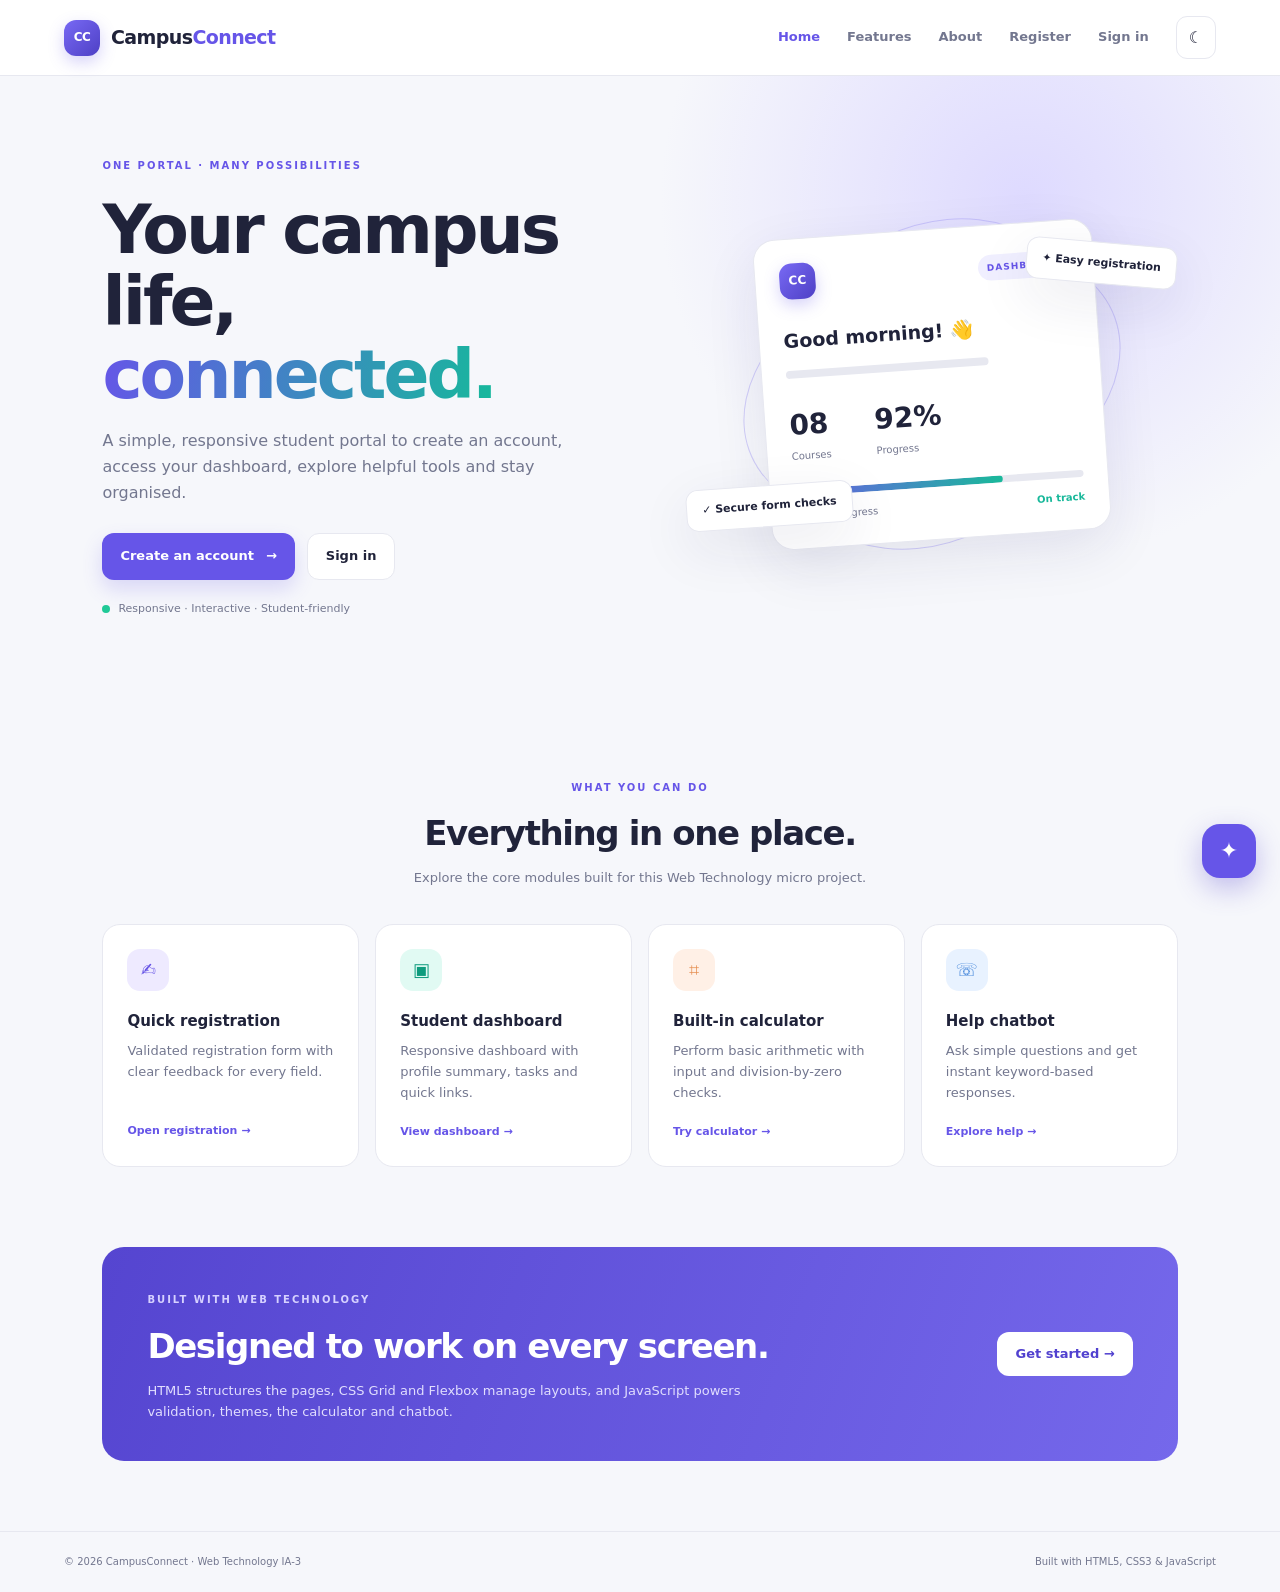
<file: index.html>
<!DOCTYPE html>
<html lang="en">
<head>
  <meta charset="UTF-8"><meta name="viewport" content="width=device-width, initial-scale=1.0">
  <title>CampusConnect | Student Portal</title>
  <link rel="stylesheet" href="styles.css"><link rel="stylesheet" href="layout.css">
</head>
<body>
<header class="site-header">
  <a class="brand" href="index.html"><span class="brand-mark">CC</span><span>Campus<span class="brand-accent">Connect</span></span></a>
  <button class="menu-toggle" aria-label="Open navigation" aria-expanded="false">☰</button>
  <nav class="main-nav" aria-label="Main navigation">
    <a class="active" href="index.html">Home</a><a href="#features">Features</a><a href="#about">About</a>
    <a href="register.html">Register</a><a href="signin.html">Sign in</a>
    <button class="theme-toggle" type="button" aria-label="Toggle theme">☾</button>
  </nav>
</header>
<main>
  <section class="hero">
    <div class="hero-content">
      <span class="eyebrow">ONE PORTAL · MANY POSSIBILITIES</span>
      <h1>Your campus life,<br><span class="gradient-text">connected.</span></h1>
      <p>A simple, responsive student portal to create an account, access your dashboard, explore helpful tools and stay organised.</p>
      <div class="hero-actions"><a class="btn btn-primary" href="register.html">Create an account <span>→</span></a><a class="btn btn-ghost" href="signin.html">Sign in</a></div>
      <div class="hero-note"><span class="status-dot"></span> Responsive · Interactive · Student-friendly</div>
    </div>
    <div class="hero-art" aria-label="CampusConnect dashboard illustration">
      <div class="orbit orbit-one"></div><div class="orbit orbit-two"></div>
      <div class="art-card art-card-main"><div class="art-top"><span class="mini-logo">CC</span><span class="tiny-pill">DASHBOARD</span></div><div class="art-title">Good morning! 👋</div><div class="art-line"></div><div class="art-stats"><div><b>08</b><small>Courses</small></div><div><b>92%</b><small>Progress</small></div></div><div class="art-progress"><i></i></div><div class="art-bottom"><span>Weekly progress</span><b>On track</b></div></div>
      <div class="floating-chip chip-one">✦ Easy registration</div><div class="floating-chip chip-two">✓ Secure form checks</div>
    </div>
  </section>
  <section class="section-wrap" id="features"><div class="section-heading"><span class="eyebrow">WHAT YOU CAN DO</span><h2>Everything in one place.</h2><p>Explore the core modules built for this Web Technology micro project.</p></div>
    <div class="feature-grid">
      <article class="feature-card"><div class="feature-icon purple">✍</div><h3>Quick registration</h3><p>Validated registration form with clear feedback for every field.</p><a href="register.html">Open registration →</a></article>
      <article class="feature-card"><div class="feature-icon mint">▣</div><h3>Student dashboard</h3><p>Responsive dashboard with profile summary, tasks and quick links.</p><a href="signin.html">View dashboard →</a></article>
      <article class="feature-card"><div class="feature-icon peach">⌗</div><h3>Built-in calculator</h3><p>Perform basic arithmetic with input and division-by-zero checks.</p><a href="signin.html">Try calculator →</a></article>
      <article class="feature-card"><div class="feature-icon blue">☏</div><h3>Help chatbot</h3><p>Ask simple questions and get instant keyword-based responses.</p><a href="signin.html">Explore help →</a></article>
    </div>
  </section>
  <section class="about-band" id="about"><div><span class="eyebrow">BUILT WITH WEB TECHNOLOGY</span><h2>Designed to work on every screen.</h2><p>HTML5 structures the pages, CSS Grid and Flexbox manage layouts, and JavaScript powers validation, themes, the calculator and chatbot.</p></div><a class="btn btn-light" href="register.html">Get started →</a></section>
</main>
<footer class="site-footer"><span>© 2026 CampusConnect · Web Technology IA-3</span><span>Built with HTML5, CSS3 & JavaScript</span></footer>
<script src="theme.js"></script><script src="app.js"></script><script src="chatbot.js"></script>
</body></html>
</file>
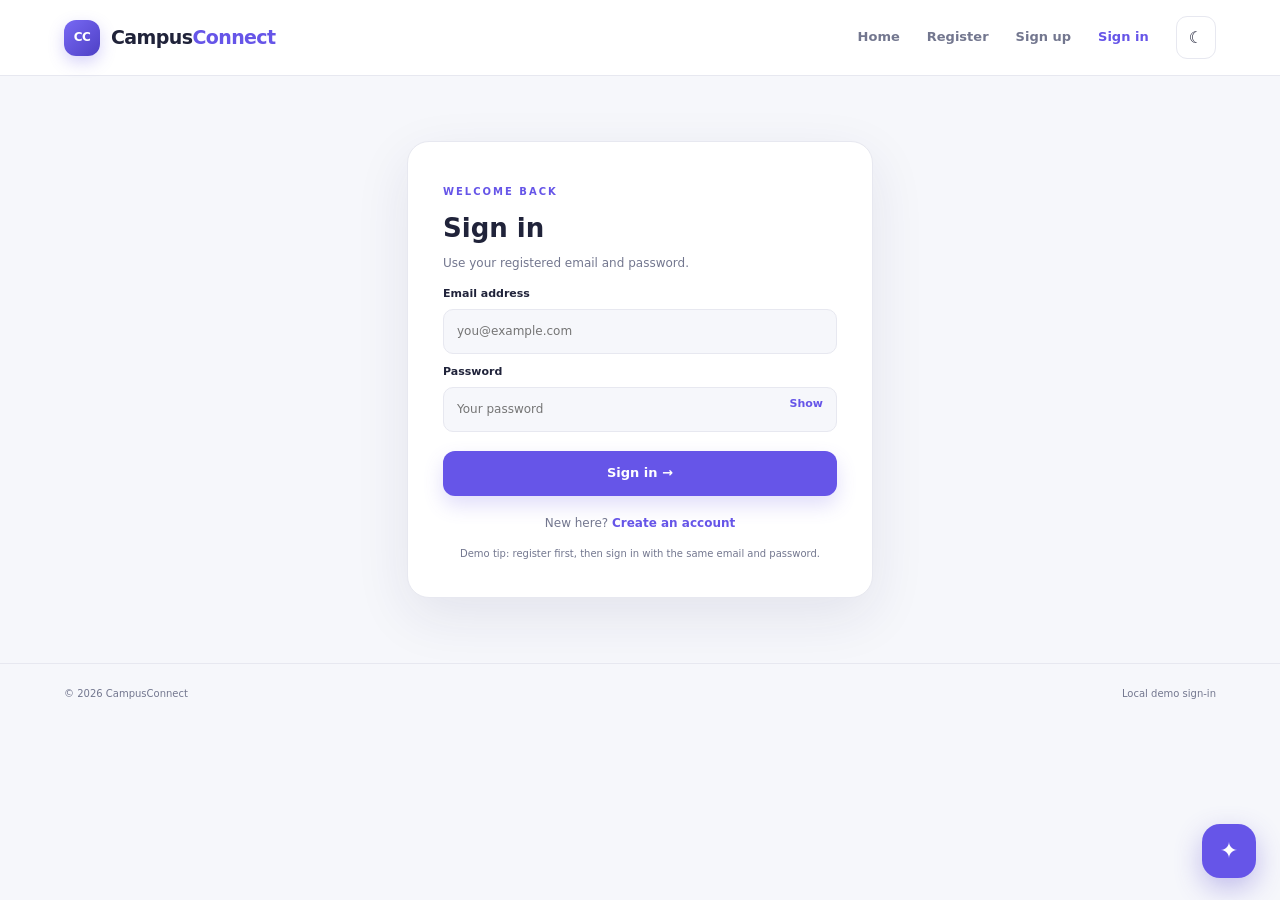
<file: home.html>
<!DOCTYPE html>
<html lang="en"><head><meta charset="UTF-8"><meta name="viewport" content="width=device-width, initial-scale=1.0"><title>Dashboard | CampusConnect</title><link rel="stylesheet" href="styles.css"><link rel="stylesheet" href="layout.css"></head><body>
<header class="site-header"><a class="brand" href="index.html"><span class="brand-mark">CC</span><span>Campus<span class="brand-accent">Connect</span></span></a><button class="menu-toggle" aria-label="Open navigation" aria-expanded="false">☰</button><nav class="main-nav"><a href="index.html">Website</a><a class="active" href="home.html">Dashboard</a><button class="theme-toggle" type="button">☾</button><button id="logoutBtn" class="nav-logout">Log out</button></nav></header>
<main class="dashboard-shell"><aside class="dash-sidebar"><div class="profile-mini"><div class="avatar" id="avatarInitial">S</div><div><b id="sideName">Student</b><small id="sideId">Campus member</small></div></div><span class="side-label">WORKSPACE</span><a class="side-link selected" href="home.html">▦ Overview</a><a class="side-link" href="#tasks">✓ My tasks</a><a class="side-link" href="#calculator">⌗ Calculator</a><a class="side-link" href="#help">☏ Help centre</a><div class="sidebar-bottom"><span class="status-dot"></span> All systems operational</div></aside>
<section class="dash-main"><div class="dash-welcome"><div><span class="eyebrow">STUDENT WORKSPACE</span><h1>Welcome, <span id="welcomeName">Student</span> 👋</h1><p>Here is your CampusConnect overview for today.</p></div><span class="date-chip">MY DASHBOARD</span></div>
<div class="stat-grid"><article class="stat-card"><span class="stat-symbol purple">▣</span><small>Enrolled courses</small><b>08</b><span class="stat-caption">Across this semester</span></article><article class="stat-card"><span class="stat-symbol mint">✓</span><small>Tasks completed</small><b>12</b><span class="stat-caption">Keep up the good work</span></article><article class="stat-card"><span class="stat-symbol peach">◷</span><small>Attendance</small><b>92%</b><span class="stat-caption">Above target</span></article></div>
<div class="dashboard-grid"><section class="panel" id="tasks"><div class="panel-heading"><div><h2>Today's checklist</h2><p>Tick items as you complete them.</p></div><span class="tiny-pill">3 TASKS</span></div><label class="task-row"><input type="checkbox"> Review HTML semantic tags <span>10 min</span></label><label class="task-row"><input type="checkbox"> Practise CSS Grid layout <span>20 min</span></label><label class="task-row"><input type="checkbox"> Revise JavaScript events <span>15 min</span></label><div class="task-progress"><div id="taskProgress"></div></div><small id="taskCount" class="muted">0 of 3 completed</small></section>
<section class="panel calculator-panel" id="calculator"><div class="panel-heading"><div><h2>Quick calculator</h2><p>Basic arithmetic at a glance.</p></div><span class="tiny-pill">TOOL</span></div><div class="calc"><output id="calcDisplay" aria-live="polite">0</output><div class="calc-keys"><button data-key="C" class="key key-clear">C</button><button data-key="/" class="key">÷</button><button data-key="*" class="key">×</button><button data-key="-" class="key">−</button><button data-key="7" class="key">7</button><button data-key="8" class="key">8</button><button data-key="9" class="key">9</button><button data-key="+" class="key">+</button><button data-key="4" class="key">4</button><button data-key="5" class="key">5</button><button data-key="6" class="key">6</button><button data-key="=" class="key key-equal">=</button><button data-key="1" class="key">1</button><button data-key="2" class="key">2</button><button data-key="3" class="key">3</button><button data-key="0" class="key key-zero">0</button><button data-key="." class="key">.</button></div></div></section></div>
<section class="panel help-panel" id="help"><div><span class="eyebrow">NEED A HAND?</span><h2>Ask the CampusConnect assistant.</h2><p>Use the chat button in the bottom-right corner to ask about registration, login, dashboard or the calculator.</p></div><span class="help-emoji">✦</span></section>
</section><aside class="dash-right"><section class="right-card"><span class="eyebrow">YOUR PROFILE</span><div class="profile-large"><div class="avatar">✦</div><h3 id="rightName">Student</h3><p id="rightEmail">student@example.com</p></div><div class="profile-detail"><span>Register ID</span><b id="rightId">—</b></div><div class="profile-detail"><span>Division</span><b id="rightDept">—</b></div><a class="btn btn-ghost btn-wide" href="register.html">Edit demo profile</a></section><section class="right-card quote-card"><span class="eyebrow">DAILY REMINDER</span><p>“Small progress each day adds up to big results.”</p><small>— Keep learning</small></section></aside></main>
<footer class="site-footer"><span>© 2026 CampusConnect</span><span>Dashboard demo · Information is sample content</span></footer>
<script src="theme.js"></script><script src="calculator.js"></script><script src="app.js"></script><script src="chatbot.js"></script></body></html>
</file>
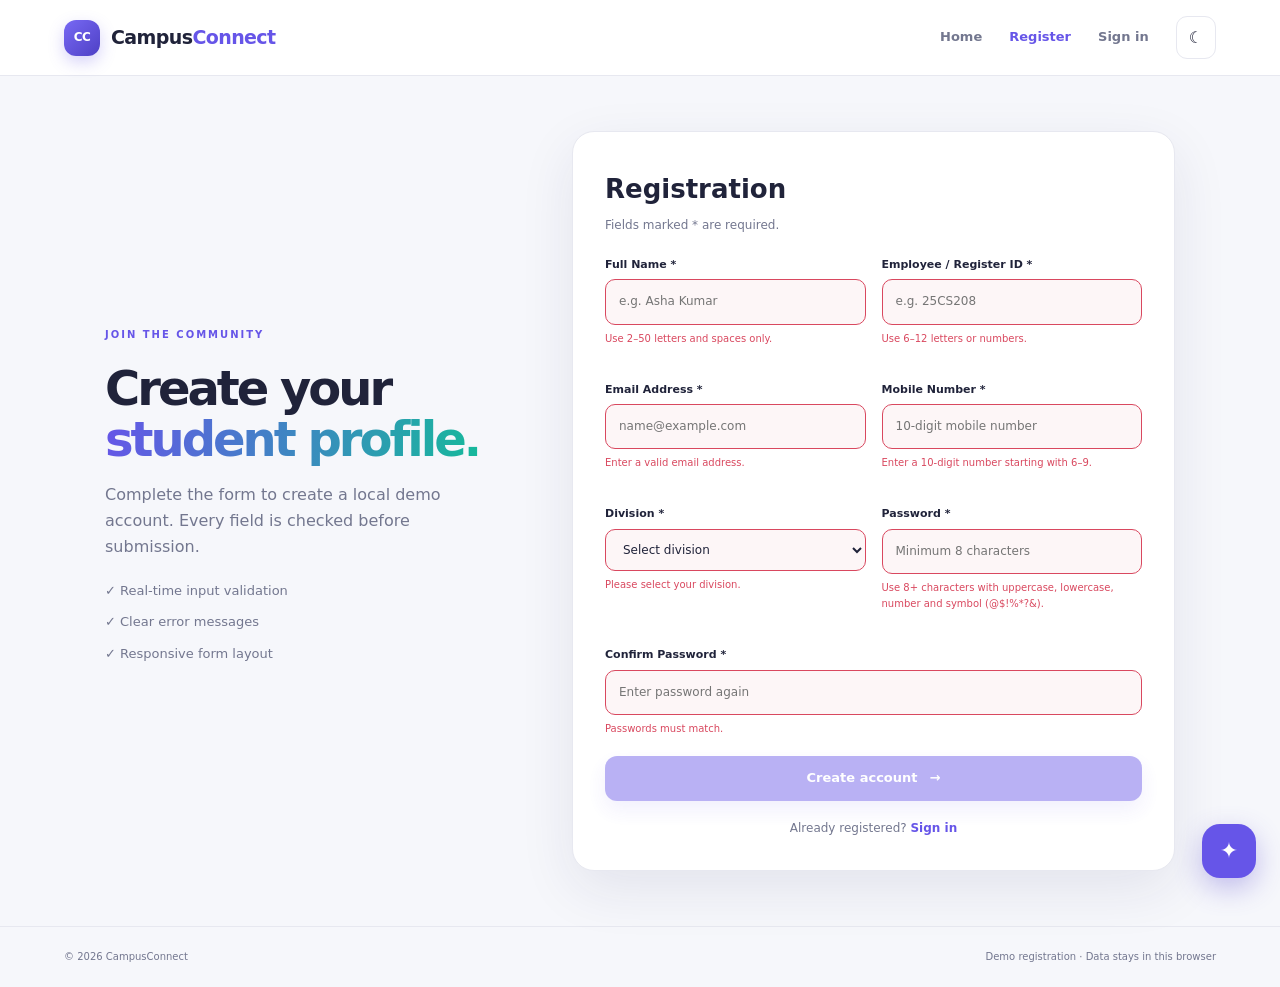
<file: register.html>
<!DOCTYPE html>
<html lang="en"><head><meta charset="UTF-8"><meta name="viewport" content="width=device-width, initial-scale=1.0"><title>Register | CampusConnect</title><link rel="stylesheet" href="styles.css"><link rel="stylesheet" href="layout.css"></head>
<body class="auth-page"><header class="site-header"><a class="brand" href="index.html"><span class="brand-mark">CC</span><span>Campus<span class="brand-accent">Connect</span></span></a><button class="menu-toggle" aria-label="Open navigation" aria-expanded="false">☰</button><nav class="main-nav"><a href="index.html">Home</a><a class="active" href="register.html">Register</a><a href="signin.html">Sign in</a><button class="theme-toggle" type="button">☾</button></nav></header>
<main class="auth-shell"><section class="auth-intro"><span class="eyebrow">JOIN THE COMMUNITY</span><h1>Create your<br><span class="gradient-text">student profile.</span></h1><p>Complete the form to create a local demo account. Every field is checked before submission.</p><ul class="check-list"><li>✓ Real-time input validation</li><li>✓ Clear error messages</li><li>✓ Responsive form layout</li></ul></section>
<form id="registerForm" class="form-card" novalidate><div class="form-heading"><h2>Registration</h2><p>Fields marked * are required.</p></div>
<div class="form-grid">
<div class="form-field"><label for="fullName">Full Name *</label><input id="fullName" name="fullName" autocomplete="name" placeholder="e.g. Asha Kumar" required><span class="error-msg"></span></div>
<div class="form-field"><label for="empId">Employee / Register ID *</label><input id="empId" name="empId" placeholder="e.g. 25CS208" required><span class="error-msg"></span></div>
<div class="form-field"><label for="email">Email Address *</label><input id="email" name="email" type="email" autocomplete="email" placeholder="name@example.com" required><span class="error-msg"></span></div>
<div class="form-field"><label for="mobile">Mobile Number *</label><input id="mobile" name="mobile" inputmode="numeric" maxlength="10" placeholder="10-digit mobile number" required><span class="error-msg"></span></div>
<div class="form-field"><label for="dept">Division *</label><select id="dept" name="dept" required><option value="">Select division</option><option value="CSE">Computer Science & Engineering</option><option value="IT">Information Technology</option><option value="ECE">Electronics & Communication</option><option value="EEE">Electrical & Electronics</option><option value="MECH">Mechanical Engineering</option></select><span class="error-msg"></span></div>
<div class="form-field"><label for="password">Password *</label><input id="password" name="password" type="password" autocomplete="new-password" placeholder="Minimum 8 characters" required><span class="error-msg"></span></div>
<div class="form-field full-width"><label for="confirmPassword">Confirm Password *</label><input id="confirmPassword" name="confirmPassword" type="password" autocomplete="new-password" placeholder="Enter password again" required><span class="error-msg"></span></div>
</div><button id="registerSubmit" class="btn btn-primary btn-wide" type="submit" disabled>Create account <span>→</span></button><p class="form-foot">Already registered? <a href="signin.html">Sign in</a></p><div id="registerSuccess" class="success-msg" role="status" hidden></div></form></main>
<footer class="site-footer"><span>© 2026 CampusConnect</span><span>Demo registration · Data stays in this browser</span></footer>
<script src="theme.js"></script><script src="validation.js"></script><script src="app.js"></script><script src="chatbot.js"></script></body></html>
</file>
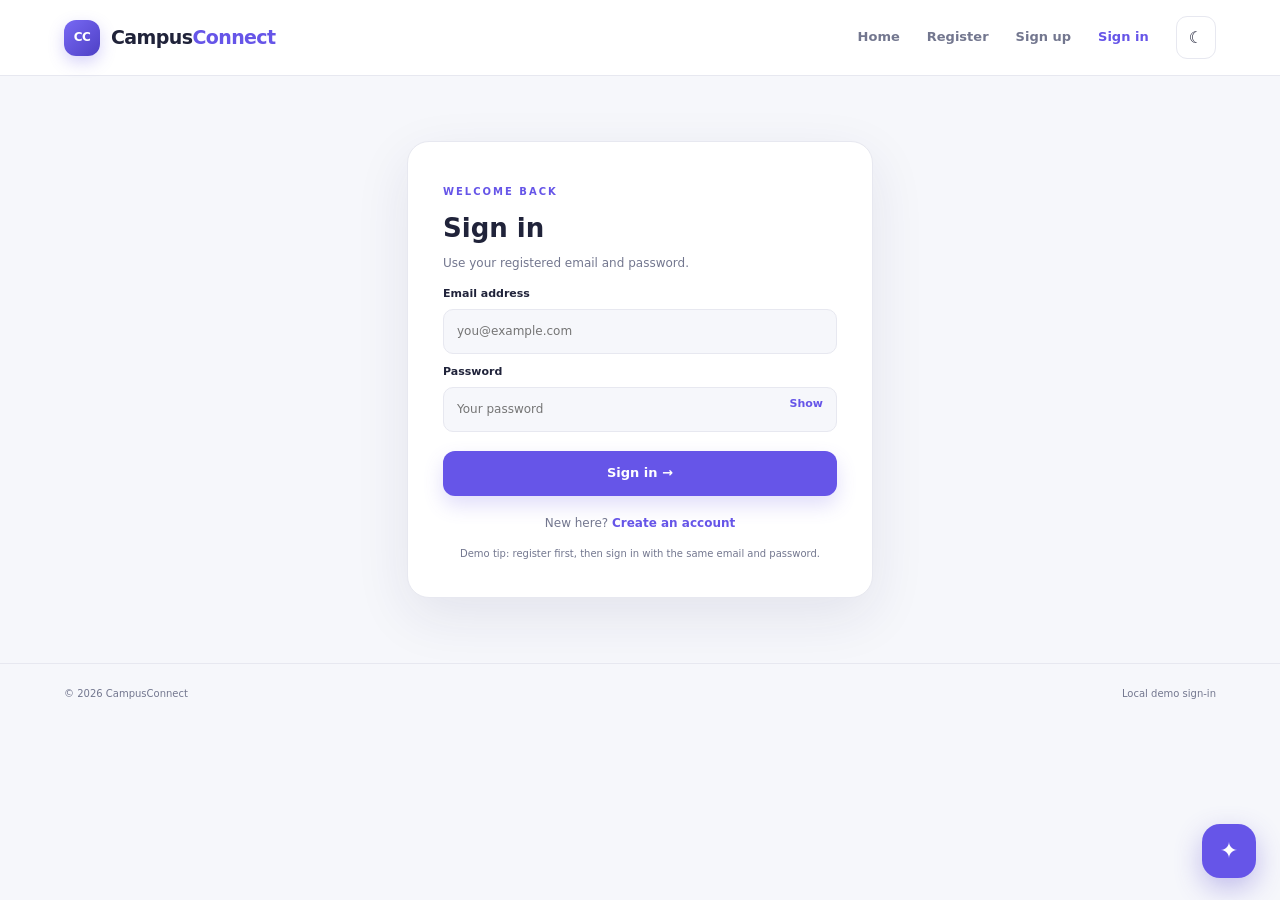
<file: signin.html>
<!DOCTYPE html>
<html lang="en"><head><meta charset="UTF-8"><meta name="viewport" content="width=device-width, initial-scale=1.0"><title>Sign In | CampusConnect</title><link rel="stylesheet" href="styles.css"><link rel="stylesheet" href="layout.css"></head><body class="auth-page">
<header class="site-header"><a class="brand" href="index.html"><span class="brand-mark">CC</span><span>Campus<span class="brand-accent">Connect</span></span></a><button class="menu-toggle" aria-label="Open navigation" aria-expanded="false">☰</button><nav class="main-nav"><a href="index.html">Home</a><a href="register.html">Register</a><a href="signup.html">Sign up</a><a class="active" href="signin.html">Sign in</a><button class="theme-toggle" type="button">☾</button></nav></header>
<main class="narrow-shell"><form id="signinForm" class="form-card"><div class="form-heading"><span class="eyebrow">WELCOME BACK</span><h2>Sign in</h2><p>Use your registered email and password.</p></div><div class="form-field"><label for="loginEmail">Email address</label><input id="loginEmail" type="email" autocomplete="username" placeholder="you@example.com" required></div><div class="form-field"><label for="loginPassword">Password</label><div class="password-wrap"><input id="loginPassword" type="password" autocomplete="current-password" placeholder="Your password" required><button type="button" id="showPassword" class="show-password">Show</button></div></div><button class="btn btn-primary btn-wide" type="submit">Sign in →</button><div id="loginAlert" class="alert-msg" role="alert" hidden></div><p class="form-foot">New here? <a href="register.html">Create an account</a></p><p class="demo-hint">Demo tip: register first, then sign in with the same email and password.</p></form></main>
<footer class="site-footer"><span>© 2026 CampusConnect</span><span>Local demo sign-in</span></footer><script src="theme.js"></script><script src="app.js"></script><script src="chatbot.js"></script></body></html>
</file>
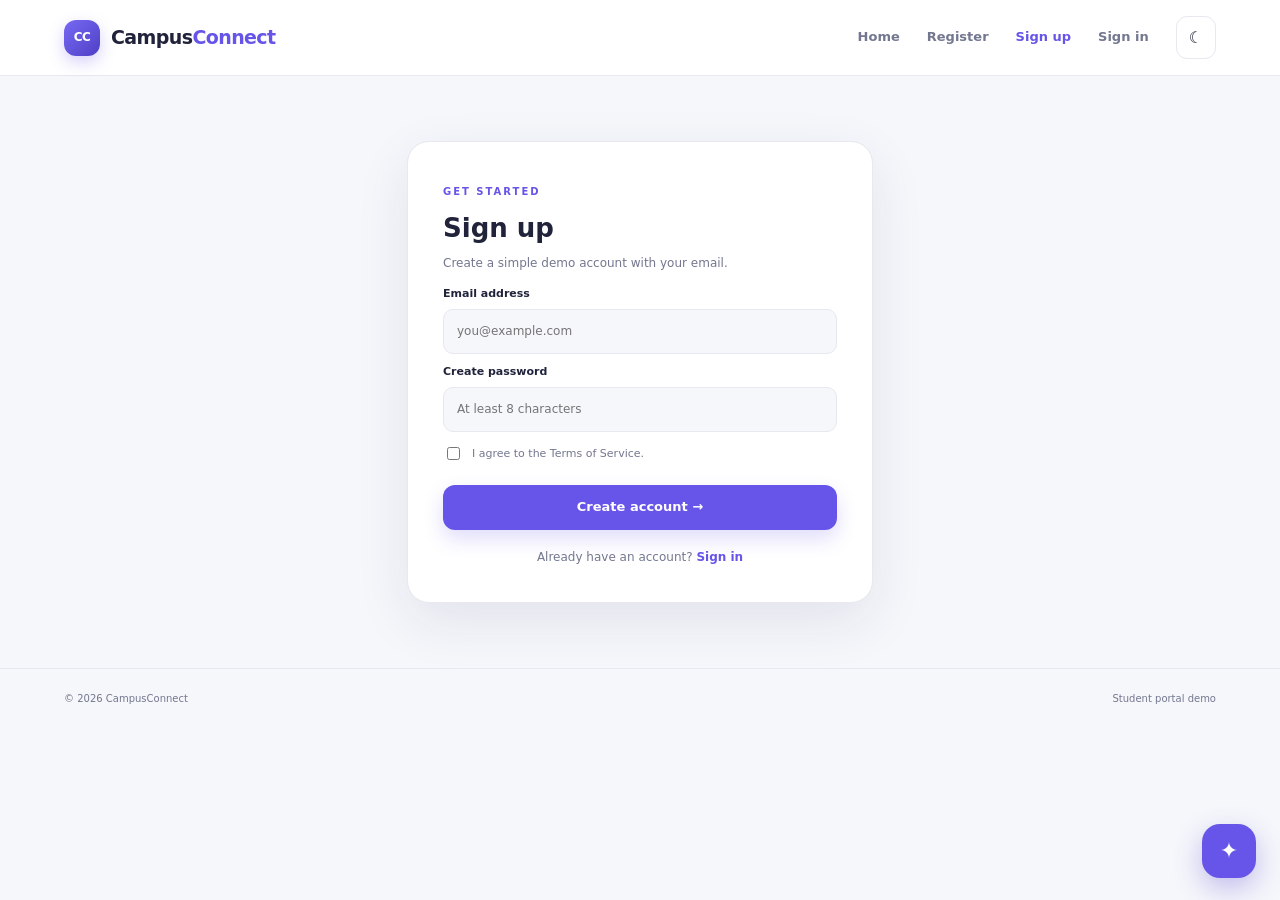
<file: signup.html>
<!DOCTYPE html>
<html lang="en"><head><meta charset="UTF-8"><meta name="viewport" content="width=device-width, initial-scale=1.0"><title>Sign Up | CampusConnect</title><link rel="stylesheet" href="styles.css"><link rel="stylesheet" href="layout.css"></head><body class="auth-page">
<header class="site-header"><a class="brand" href="index.html"><span class="brand-mark">CC</span><span>Campus<span class="brand-accent">Connect</span></span></a><button class="menu-toggle" aria-label="Open navigation" aria-expanded="false">☰</button><nav class="main-nav"><a href="index.html">Home</a><a href="register.html">Register</a><a class="active" href="signup.html">Sign up</a><a href="signin.html">Sign in</a><button class="theme-toggle" type="button">☾</button></nav></header>
<main class="narrow-shell"><form id="signupForm" class="form-card"><div class="form-heading"><span class="eyebrow">GET STARTED</span><h2>Sign up</h2><p>Create a simple demo account with your email.</p></div><div class="form-field"><label for="signupEmail">Email address</label><input id="signupEmail" type="email" placeholder="you@example.com" required></div><div class="form-field"><label for="signupPassword">Create password</label><input id="signupPassword" type="password" minlength="8" placeholder="At least 8 characters" required></div><label class="terms-row"><input type="checkbox" id="terms"> I agree to the Terms of Service.</label><button class="btn btn-primary btn-wide" type="submit">Create account →</button><p class="form-foot">Already have an account? <a href="signin.html">Sign in</a></p><div id="signupMessage" class="success-msg" role="status" hidden></div></form></main>
<footer class="site-footer"><span>© 2026 CampusConnect</span><span>Student portal demo</span></footer><script src="theme.js"></script><script src="app.js"></script><script src="chatbot.js"></script></body></html>
</file>
<file: styles.css>
:root{--bg:#f6f7fb;--surface:#fff;--surface-2:#f0efff;--text:#20233a;--muted:#73778f;--line:#e7e8f0;--primary:#6655e8;--primary-dark:#5141cf;--accent:#18b89a;--shadow:0 18px 55px rgba(34,32,84,.09);--danger:#d9485f;--success:#16845f}
[data-theme="dark"]{--bg:#111321;--surface:#1b1e30;--surface-2:#292542;--text:#f1f1fa;--muted:#a6a9bf;--line:#303349;--primary:#9a8cff;--primary-dark:#8172f3;--accent:#55d7bb;--shadow:0 18px 55px rgba(0,0,0,.25);--danger:#ff8293;--success:#6cdbad}
*{box-sizing:border-box}html{scroll-behavior:smooth}body{margin:0;background:var(--bg);color:var(--text);font-family:Inter,ui-sans-serif,system-ui,-apple-system,"Segoe UI",sans-serif;line-height:1.6}a{color:var(--primary);text-decoration:none}button,input,select{font:inherit}.site-header{height:76px;padding:0 max(5vw,24px);display:flex;align-items:center;justify-content:space-between;background:var(--surface);border-bottom:1px solid var(--line);position:sticky;top:0;z-index:20}.brand{display:flex;align-items:center;gap:11px;color:var(--text);font-weight:800;font-size:19px;letter-spacing:-.6px}.brand-mark,.mini-logo{width:36px;height:36px;display:grid;place-items:center;border-radius:12px;background:linear-gradient(135deg,#7869f4,#4e40c5);color:#fff;font-size:12px;font-weight:900;box-shadow:0 6px 16px #6655e844}.brand-accent{color:var(--primary)}.main-nav{display:flex;align-items:center;gap:27px}.main-nav>a{font-size:13px;font-weight:650;color:var(--muted)}.main-nav>a:hover,.main-nav>a.active{color:var(--primary)}.theme-toggle,.menu-toggle,.nav-logout{border:1px solid var(--line);background:var(--surface);color:var(--text);border-radius:11px;padding:8px 12px;cursor:pointer}.menu-toggle{display:none}.nav-logout{font-size:12px;font-weight:700}.hero{min-height:570px;padding:75px max(8vw,30px);display:grid;grid-template-columns:1.05fr .95fr;align-items:center;gap:40px;overflow:hidden;background:radial-gradient(circle at 80% 20%,#dedaff 0,transparent 32%),var(--bg)}[data-theme="dark"] .hero{background:radial-gradient(circle at 80% 20%,#302a56 0,transparent 32%),var(--bg)}.hero-content{max-width:600px}.eyebrow{font-size:10px;letter-spacing:2px;font-weight:850;color:var(--primary)}h1,h2,h3,p{margin-top:0}.hero h1,.auth-intro h1{font-size:clamp(42px,5.3vw,68px);line-height:1.07;letter-spacing:-3px;margin:17px 0}.gradient-text{background:linear-gradient(100deg,#6655e8,#16b99b);background-clip:text;color:transparent}.hero-content>p,.auth-intro>p{font-size:16px;color:var(--muted);max-width:510px}.hero-actions{display:flex;gap:12px;margin:28px 0 20px}.btn{display:inline-flex;align-items:center;justify-content:center;gap:12px;border:0;border-radius:12px;padding:12px 18px;font-weight:750;font-size:13px;cursor:pointer;transition:.2s}.btn:hover{transform:translateY(-2px)}.btn-primary{background:var(--primary);color:white;box-shadow:0 9px 20px #6655e833}.btn-primary:hover{background:var(--primary-dark)}.btn-ghost{border:1px solid var(--line);color:var(--text);background:var(--surface)}.btn-light{background:#fff;color:#5141cf}.btn-wide{width:100%;margin-top:10px}.btn:disabled{opacity:.45;cursor:not-allowed;transform:none}.hero-note{font-size:11px;color:var(--muted);display:flex;align-items:center;gap:8px}.status-dot{width:8px;height:8px;background:#20c997;border-radius:50%;display:inline-block}.hero-art{height:380px;position:relative;display:grid;place-items:center}.orbit{position:absolute;border:1px solid #a69cf477;border-radius:50%;transform:rotate(-20deg)}.orbit-one{width:390px;height:260px}.orbit-two{width:300px;height:360px;transform:rotate(45deg)}.art-card{position:relative;background:var(--surface);border:1px solid var(--line);border-radius:22px;box-shadow:var(--shadow);padding:24px;width:min(340px,85%);transform:rotate(-4deg)}.art-top,.art-bottom{display:flex;justify-content:space-between;align-items:center}.tiny-pill{font-size:9px;letter-spacing:1px;font-weight:800;color:var(--primary);background:var(--surface-2);padding:6px 9px;border-radius:20px}.art-title{font-weight:800;font-size:19px;margin:26px 0 15px}.art-line{height:8px;width:70%;background:var(--line);border-radius:8px}.art-stats{display:flex;gap:45px;margin:25px 0}.art-stats div{display:grid}.art-stats b{font-size:28px}.art-stats small,.art-bottom{font-size:10px;color:var(--muted)}.art-progress,.task-progress{height:7px;background:var(--line);border-radius:10px;overflow:hidden}.art-progress i{display:block;width:72%;height:100%;background:linear-gradient(90deg,#6d5ce9,#19b99a);border-radius:10px}.art-bottom{margin-top:12px}.art-bottom b{color:var(--accent)}.floating-chip{position:absolute;padding:11px 15px;background:var(--surface);border:1px solid var(--line);box-shadow:var(--shadow);border-radius:12px;font-size:11px;font-weight:750}.chip-one{top:48px;right:0;transform:rotate(5deg)}.chip-two{bottom:48px;left:0;transform:rotate(-4deg)}.section-wrap{padding:80px max(8vw,30px)}.section-heading{text-align:center;margin-bottom:35px}.section-heading h2,.about-band h2{font-size:34px;letter-spacing:-1.4px;margin:8px 0}.section-heading p,.feature-card p,.about-band p{color:var(--muted);font-size:13px}.feature-grid{display:grid;grid-template-columns:repeat(4,1fr);gap:16px}.feature-card{background:var(--surface);border:1px solid var(--line);padding:24px;border-radius:18px;transition:.2s}.feature-card:hover{transform:translateY(-5px);box-shadow:var(--shadow)}.feature-icon,.stat-symbol{width:42px;height:42px;border-radius:13px;display:grid;place-items:center;font-size:18px;margin-bottom:18px}.purple{background:#eeeaff;color:#6553e5}.mint{background:#e1faf3;color:#0e9b7d}.peach{background:#fff0e6;color:#e58c4d}.blue{background:#e8f2ff;color:#4788db}.feature-card h3{font-size:15px;margin-bottom:8px}.feature-card p{min-height:62px}.feature-card>a{font-size:11px;font-weight:800}.about-band{margin:0 max(8vw,30px) 70px;padding:38px 45px;background:linear-gradient(110deg,#5545d0,#7568eb);border-radius:22px;color:#fff;display:flex;align-items:center;justify-content:space-between;gap:30px}.about-band .eyebrow{color:#d6d1ff}.about-band p{color:#e1defe;max-width:650px;margin:0}.site-footer{padding:22px max(5vw,24px);border-top:1px solid var(--line);display:flex;justify-content:space-between;gap:15px;color:var(--muted);font-size:10px}.auth-shell{max-width:1120px;margin:55px auto;padding:0 25px;display:grid;grid-template-columns:.8fr 1.2fr;gap:65px;align-items:center}.auth-intro h1{font-size:48px}.check-list{padding:0;list-style:none;color:var(--muted);font-size:13px;line-height:2.4}.form-card{background:var(--surface);border:1px solid var(--line);border-radius:22px;padding:32px;box-shadow:var(--shadow)}.form-heading h2{font-size:26px;margin:5px 0}.form-heading p,.form-foot,.demo-hint{font-size:12px;color:var(--muted)}.form-grid{display:grid;grid-template-columns:1fr 1fr;gap:16px}.form-field{display:flex;flex-direction:column;gap:6px;margin:9px 0}.form-field label{font-size:11px;font-weight:800}.form-field input,.form-field select{width:100%;border:1px solid var(--line);background:var(--bg);color:var(--text);padding:12px 13px;border-radius:10px;outline:none;font-size:12px}.form-field input:focus,.form-field select:focus{border-color:var(--primary);box-shadow:0 0 0 3px #6655e822}.form-field input.invalid,.form-field select.invalid{border-color:var(--danger);background:color-mix(in srgb,var(--danger) 5%,var(--surface))}.error-msg{min-height:14px;color:var(--danger);font-size:10px}.full-width{grid-column:1/-1}.form-foot{text-align:center;margin:18px 0 0}.form-foot a{font-weight:800}.success-msg,.alert-msg{margin-top:14px;padding:11px 13px;border-radius:10px;font-size:12px}.success-msg{background:#e1faf1;color:#087a5b}.alert-msg{background:#ffeaed;color:#b52f49}.narrow-shell{max-width:510px;margin:65px auto;padding:0 22px}.narrow-shell .form-card{padding:35px}.terms-row{display:flex;align-items:center;gap:9px;font-size:11px;color:var(--muted);margin:12px 0}.password-wrap{display:flex;position:relative}.password-wrap input{padding-right:65px}.show-password{position:absolute;right:8px;top:7px;border:0;background:transparent;color:var(--primary);font-size:11px;font-weight:800;cursor:pointer}.dashboard-shell{max-width:1500px;margin:28px auto;padding:0 24px;display:grid;grid-template-columns:220px minmax(0,1fr) 250px;gap:22px}.dash-sidebar,.right-card,.panel,.stat-card{background:var(--surface);border:1px solid var(--line);border-radius:17px}.dash-sidebar{padding:20px 14px;min-height:650px;display:flex;flex-direction:column}.profile-mini{display:flex;align-items:center;gap:10px;padding:4px 5px 24px;border-bottom:1px solid var(--line)}.profile-mini b{display:block;font-size:12px}.profile-mini small{font-size:10px;color:var(--muted)}.avatar{width:38px;height:38px;display:grid;place-items:center;border-radius:13px;background:linear-gradient(135deg,#7e6cf0,#26bea3);color:#fff;font-weight:850}.side-label{font-size:9px;letter-spacing:1.5px;color:var(--muted);font-weight:850;margin:25px 7px 10px}.side-link{padding:11px 12px;border-radius:9px;color:var(--muted);font-size:11px;font-weight:700}.side-link.selected,.side-link:hover{background:var(--surface-2);color:var(--primary)}.sidebar-bottom{margin-top:auto;font-size:9px;color:var(--muted);padding:10px 4px}.dash-main{min-width:0}.dash-welcome{display:flex;align-items:center;justify-content:space-between;margin:7px 0 22px}.dash-welcome h1{font-size:27px;letter-spacing:-1px;margin:4px 0}.dash-welcome p{font-size:11px;color:var(--muted);margin:0}.date-chip{font-size:9px;font-weight:850;color:var(--primary);background:var(--surface-2);padding:8px 11px;border-radius:20px}.stat-grid{display:grid;grid-template-columns:repeat(3,1fr);gap:12px}.stat-card{padding:17px}.stat-symbol{width:32px;height:32px;font-size:14px;margin-bottom:10px}.stat-card small,.stat-caption{display:block;color:var(--muted);font-size:9px}.stat-card>b{display:block;font-size:25px;line-height:1.5}.dashboard-grid{display:grid;grid-template-columns:1fr 1fr;gap:14px;margin:16px 0}.panel{padding:20px;min-width:0}.panel-heading{display:flex;justify-content:space-between;align-items:center;gap:10px;margin-bottom:17px}.panel-heading h2,.help-panel h2{font-size:16px;margin:0}.panel-heading p{font-size:10px;color:var(--muted);margin:3px 0 0}.task-row{display:flex;align-items:center;gap:9px;padding:11px 0;border-bottom:1px solid var(--line);font-size:10px}.task-row input{accent-color:var(--primary)}.task-row span{margin-left:auto;color:var(--muted);font-size:9px}.task-progress{margin-top:18px}.task-progress div{height:100%;width:0;background:var(--accent);transition:.2s}.muted{color:var(--muted);font-size:9px}.calc{max-width:280px;margin:auto}.calc output{display:block;background:var(--bg);border:1px solid var(--line);border-radius:10px;padding:13px;text-align:right;font-size:24px;font-weight:800;min-height:55px;overflow:hidden}.calc-keys{display:grid;grid-template-columns:repeat(4,1fr);gap:6px;margin-top:9px}.key{border:1px solid var(--line);border-radius:8px;background:var(--bg);color:var(--text);padding:8px;cursor:pointer;font-weight:750}.key:hover{border-color:var(--primary);color:var(--primary)}.key-clear{color:var(--danger)}.key-equal{background:var(--primary);color:white}.key-zero{grid-column:span 2}.help-panel{display:flex;align-items:center;justify-content:space-between;background:var(--surface-2)}.help-panel p{font-size:10px;color:var(--muted);margin:6px 0 0}.help-emoji{font-size:40px;color:var(--primary)}.dash-right{display:flex;flex-direction:column;gap:14px}.right-card{padding:20px}.profile-large{text-align:center;padding:18px 0}.profile-large .avatar{margin:auto;width:54px;height:54px;font-size:22px}.profile-large h3{font-size:14px;margin:9px 0 0}.profile-large p{font-size:10px;color:var(--muted);margin:0}.profile-detail{display:flex;justify-content:space-between;padding:10px 0;border-top:1px solid var(--line);font-size:9px}.profile-detail span{color:var(--muted)}.quote-card{background:linear-gradient(135deg,#5d4bd5,#8274f0);color:white}.quote-card .eyebrow{color:#d9d4ff}.quote-card p{font-size:16px;font-weight:750;line-height:1.4;margin:14px 0}.quote-card small{font-size:10px;color:#e0dcff}.chat-fab{position:fixed;right:24px;bottom:22px;z-index:40;width:54px;height:54px;border:0;border-radius:18px;background:var(--primary);color:#fff;font-size:22px;box-shadow:0 10px 28px #5545d055;cursor:pointer}.chat-panel{position:fixed;right:24px;bottom:88px;z-index:40;width:min(340px,calc(100vw - 32px));height:420px;background:var(--surface);border:1px solid var(--line);border-radius:18px;box-shadow:var(--shadow);display:none;flex-direction:column;overflow:hidden}.chat-panel.open{display:flex}.chat-head{padding:14px;background:var(--primary);color:white;display:flex;justify-content:space-between;align-items:center;font-size:12px;font-weight:800}.chat-close{border:0;background:transparent;color:white;font-size:20px;cursor:pointer}.chat-log{padding:13px;flex:1;overflow:auto;display:flex;flex-direction:column;gap:9px}.bot-msg,.user-msg{max-width:85%;padding:9px 11px;border-radius:12px;font-size:11px}.bot-msg{background:var(--surface-2);align-self:flex-start}.user-msg{background:var(--primary);color:white;align-self:flex-end}.chat-form{display:flex;gap:7px;padding:10px;border-top:1px solid var(--line)}.chat-form input{min-width:0;flex:1;border:1px solid var(--line);border-radius:9px;padding:9px;background:var(--bg);color:var(--text);font-size:11px}.chat-form button{border:0;background:var(--primary);color:white;border-radius:9px;padding:0 13px;cursor:pointer}.demo-hint{font-size:10px;text-align:center;margin:13px 0 0}
@media(max-width:900px){.feature-grid{grid-template-columns:repeat(2,1fr)}.dashboard-shell{grid-template-columns:190px minmax(0,1fr)}.dash-right{grid-column:2;display:grid;grid-template-columns:1fr 1fr}.dashboard-grid{grid-template-columns:1fr}.auth-shell{gap:30px}.hero{padding-left:6vw;padding-right:6vw}}
@media(max-width:767px){.site-header{height:66px}.menu-toggle{display:block}.main-nav{display:none;position:absolute;top:65px;left:0;right:0;background:var(--surface);padding:18px 24px;border-bottom:1px solid var(--line);flex-direction:column;align-items:stretch;gap:15px}.main-nav.open{display:flex}.main-nav a{padding:5px}.theme-toggle,.nav-logout{align-self:flex-start}.hero{grid-template-columns:1fr;padding:58px 25px 35px;gap:10px}.hero-art{height:300px}.orbit-one{width:300px;height:210px}.orbit-two{width:230px;height:290px}.hero h1{font-size:48px}.section-wrap{padding:55px 22px}.feature-grid{grid-template-columns:1fr}.feature-card p{min-height:0}.about-band{margin:0 20px 45px;padding:28px;display:block}.about-band .btn{margin-top:20px}.site-footer{flex-direction:column}.auth-shell{grid-template-columns:1fr;margin:35px auto;gap:20px}.auth-intro h1{font-size:39px}.form-card{padding:23px}.form-grid{grid-template-columns:1fr;gap:5px}.full-width{grid-column:auto}.narrow-shell{margin:35px auto}.dashboard-shell{display:flex;flex-direction:column;padding:0 14px;margin:18px auto}.dash-sidebar{min-height:0;display:none}.dash-sidebar.mobile-open{display:flex}.dash-main{display:flex;flex-direction:column}.dash-welcome h1{font-size:22px}.stat-grid{grid-template-columns:1fr 1fr}.stat-card:last-child{grid-column:span 2}.dashboard-grid{display:flex;flex-direction:column}.dash-right{display:flex}.right-card{width:100%}.chat-fab{right:15px;bottom:15px}.chat-panel{right:15px;bottom:78px}.help-panel{padding:17px}.date-chip{display:none}}
</file>
<file: layout.css>
/* Layout-specific rules: hero and feature areas use Grid; small-screen navigation uses Flexbox. */
.hero{display:grid;grid-template-columns:minmax(0,1.05fr) minmax(300px,.95fr)}
.feature-grid{display:grid;grid-template-columns:repeat(4,minmax(0,1fr))}
.dashboard-shell{display:grid;grid-template-columns:250px minmax(0,1fr) 300px}
.dashboard-grid{display:grid;grid-template-columns:1fr 1fr}
@media(max-width:1100px){.dashboard-shell{grid-template-columns:210px minmax(0,1fr)}.dash-right{grid-column:2}.feature-grid{grid-template-columns:repeat(2,minmax(0,1fr))}}
@media(max-width:767px){.hero{display:flex;flex-direction:column;align-items:stretch}.feature-grid{display:flex;flex-direction:column}.dashboard-shell{display:flex;flex-direction:column}.dashboard-grid{display:flex;flex-direction:column}.main-nav.open{display:flex;flex-direction:column}}
</file>
